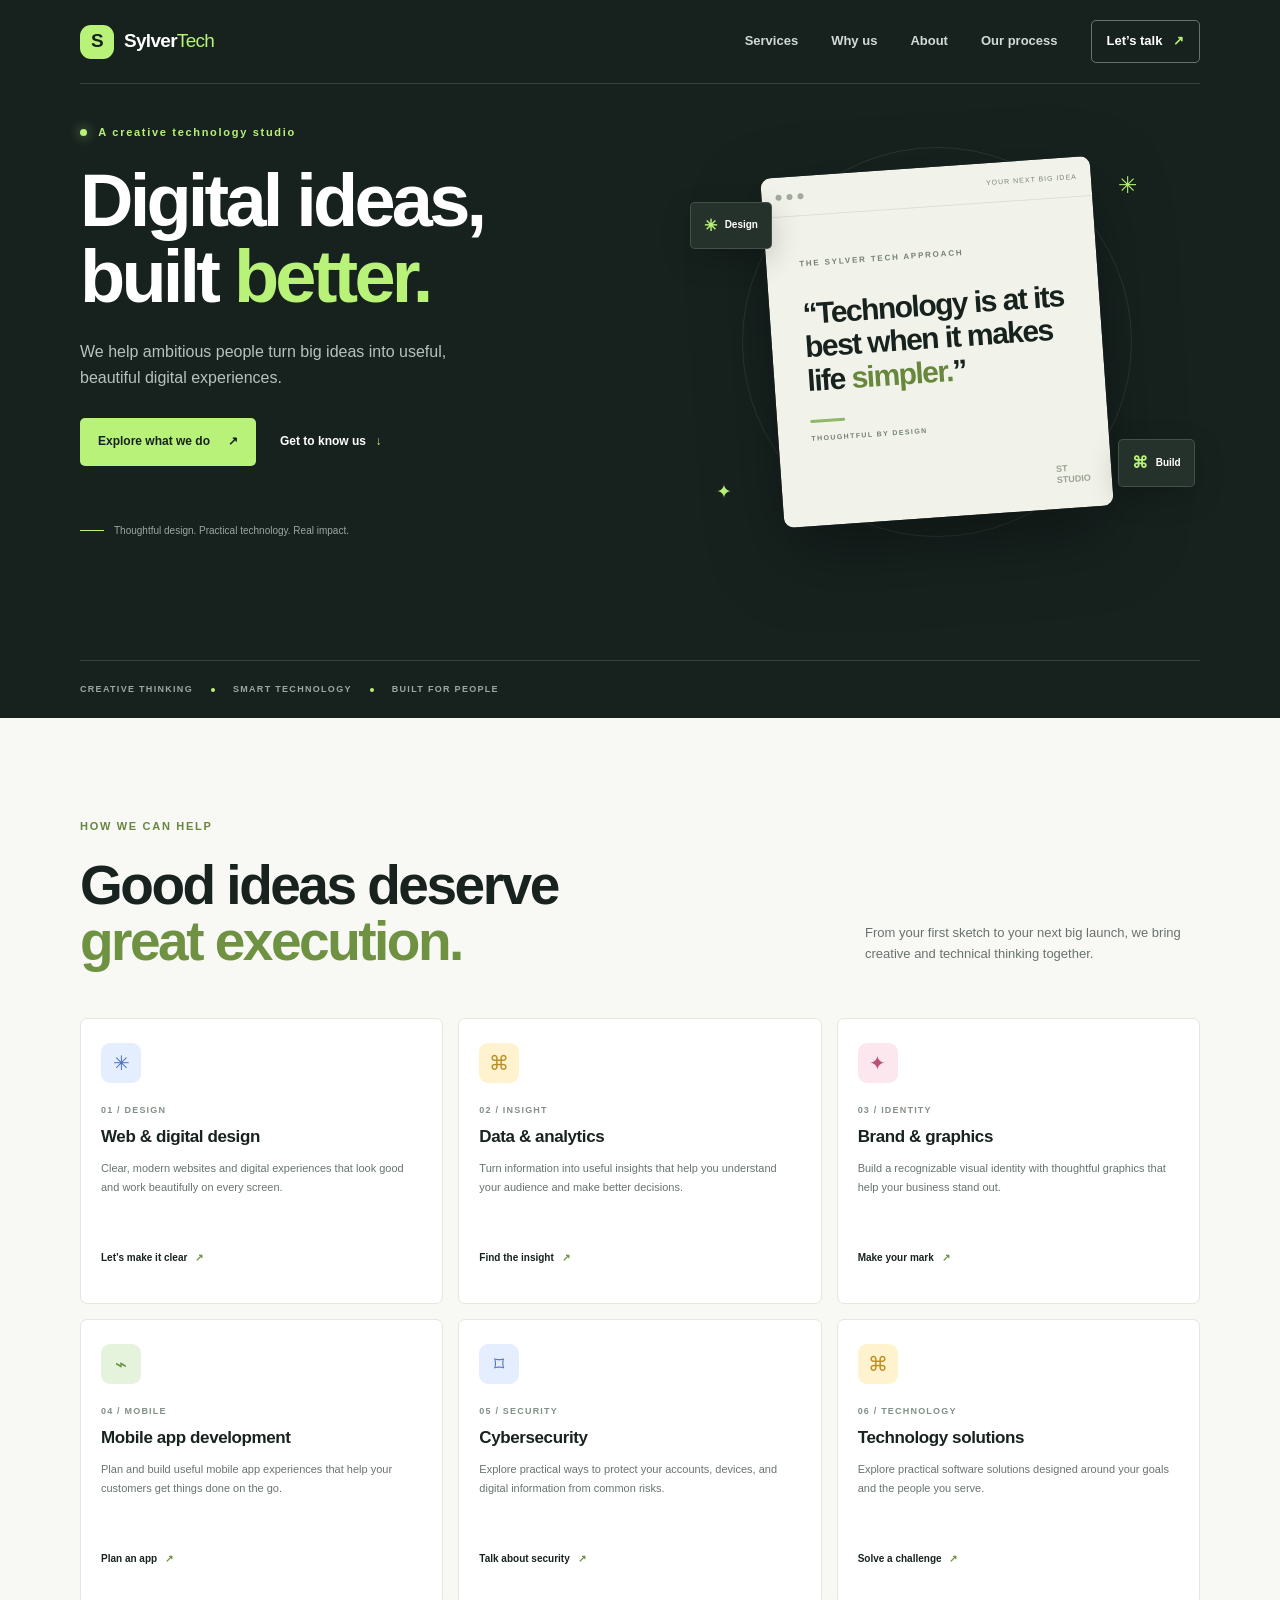
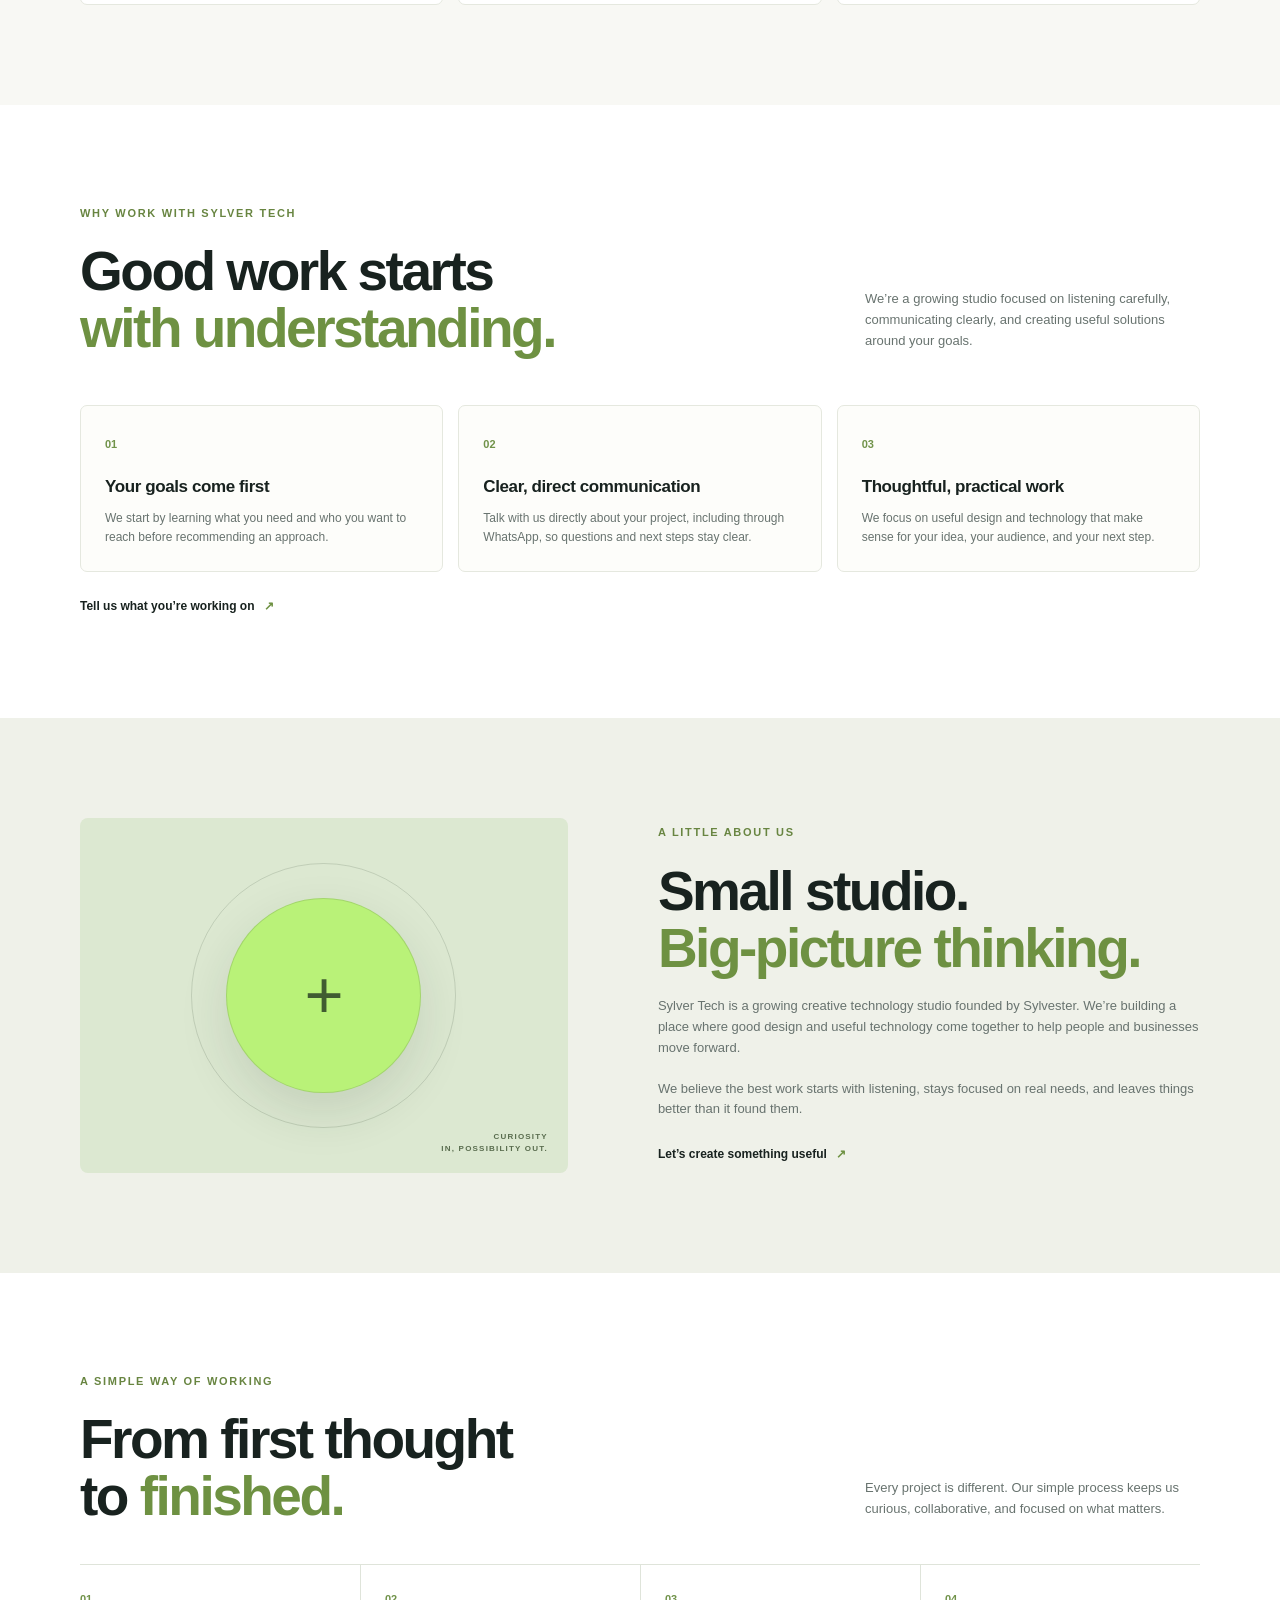
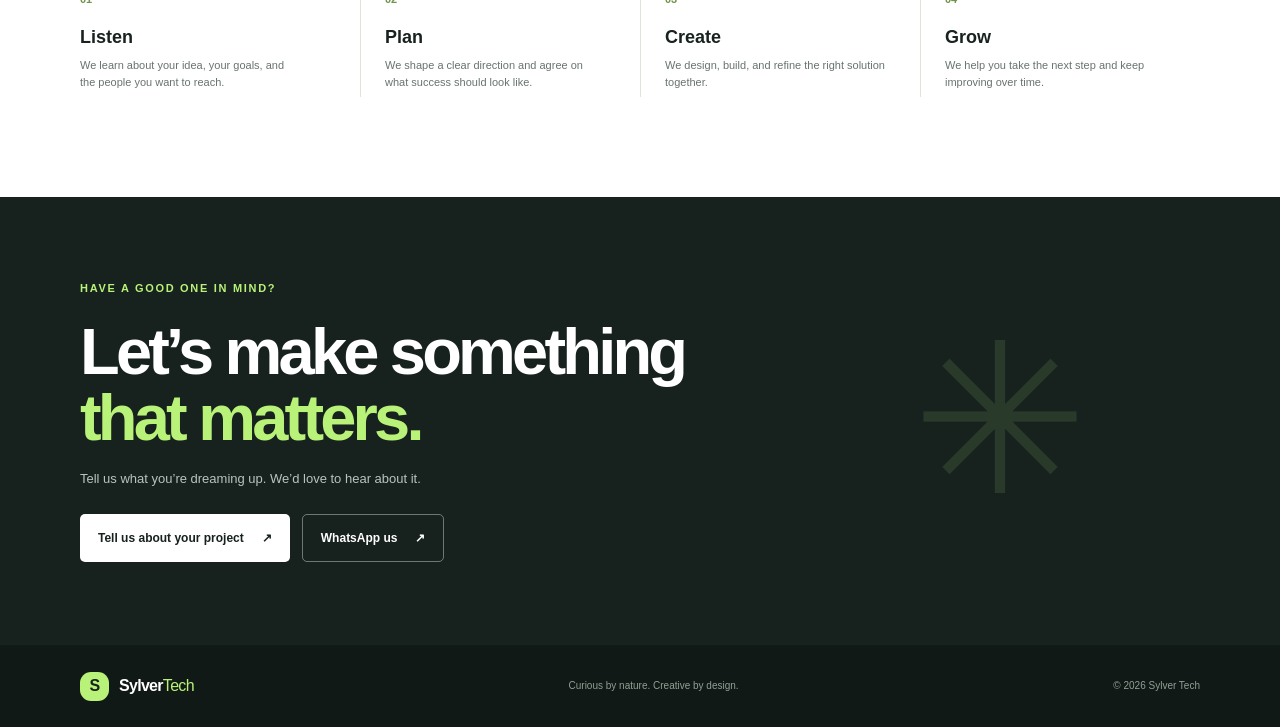
<file: index.html>
<!DOCTYPE html>
<html lang="en">
<head>
    <meta charset="UTF-8">
    <meta name="viewport" content="width=device-width, initial-scale=1.0">
    <meta name="description" content="Sylver Tech creates thoughtful websites, digital designs, and technology solutions for growing businesses.">
    <title>Sylver Tech | Digital ideas, built better</title>
    <link rel="stylesheet" href="style.css">
</head>
<body>
    <header class="site-header">
        <nav class="navigation container" aria-label="Main navigation">
            <a class="brand" href="#home" aria-label="Sylver Tech home">
                <span class="brand-mark" aria-hidden="true">S</span>
                <span>Sylver<span class="brand-light">Tech</span></span>
            </a>
            <div class="nav-links">
                <a href="#services">Services</a>
                <a href="#why-us">Why us</a>
                <a href="#about">About</a>
                <a href="#process">Our process</a>
                <a class="nav-cta" href="request.html">Let’s talk <span aria-hidden="true">↗</span></a>
            </div>
        </nav>
    </header>

    <main>
        <section class="hero" id="home">
            <div class="container hero-layout">
                <div class="hero-copy">
                    <p class="eyebrow"><span class="status-dot"></span> A creative technology studio</p>
                    <h1>Digital ideas,<br>built <span>better.</span></h1>
                    <p class="hero-intro">We help ambitious people turn big ideas into useful, beautiful digital experiences.</p>
                    <div class="hero-actions">
                        <a class="button button-primary" href="#services">Explore what we do <span aria-hidden="true">↗</span></a>
                        <a class="text-link" href="#about">Get to know us <span aria-hidden="true">↓</span></a>
                    </div>
                    <div class="hero-note"><span class="note-line"></span> Thoughtful design. Practical technology. Real impact.</div>
                </div>

                <div class="hero-art" aria-label="A preview of a digital project" role="img">
                    <div class="art-orbit orbit-one"></div>
                    <div class="art-orbit orbit-two"></div>
                    <div class="art-spark spark-one">✳</div>
                    <div class="art-spark spark-two">✦</div>
                    <div class="project-card">
                        <div class="project-top"><span></span><span></span><span></span><small>YOUR NEXT BIG IDEA</small></div>
                        <div class="project-content">
                            <div class="project-label">THE SYLVER TECH APPROACH</div>
                            <blockquote class="project-quote">“Technology is at its best when it makes life <span>simpler.</span>”</blockquote>
                            <div class="quote-rule"></div>
                            <p class="quote-attribution">THOUGHTFUL BY DESIGN</p>
                        </div>
                        <div class="project-stamp">ST<br>STUDIO</div>
                    </div>
                    <div class="floating-tag tag-design"><span>✳</span> Design</div>
                    <div class="floating-tag tag-build"><span>⌘</span> Build</div>
                </div>
            </div>
            <div class="hero-bottom container">
                <span>CREATIVE THINKING</span><span class="bottom-divider"></span>
                <span>SMART TECHNOLOGY</span><span class="bottom-divider"></span>
                <span>BUILT FOR PEOPLE</span>
            </div>
        </section>

        <section class="services section-space" id="services">
            <div class="container">
                <div class="section-heading">
                    <div>
                        <p class="eyebrow eyebrow-dark">HOW WE CAN HELP</p>
                        <h2>Good ideas deserve<br><span>great execution.</span></h2>
                    </div>
                    <p class="section-intro">From your first sketch to your next big launch, we bring creative and technical thinking together.</p>
                </div>
                <div class="service-grid">
                    <article class="service-card">
                        <div class="service-icon icon-blue" aria-hidden="true">✳</div>
                        <p class="service-number">01 / DESIGN</p>
                        <h3>Web &amp; digital design</h3>
                        <p>Clear, modern websites and digital experiences that look good and work beautifully on every screen.</p>
                        <a href="request.html#request-form" aria-label="Ask us about web and digital design">Let’s make it clear <span aria-hidden="true">↗</span></a>
                    </article>
                    <article class="service-card">
                        <div class="service-icon icon-yellow" aria-hidden="true">⌘</div>
                        <p class="service-number">02 / INSIGHT</p>
                        <h3>Data &amp; analytics</h3>
                        <p>Turn information into useful insights that help you understand your audience and make better decisions.</p>
                        <a href="request.html#request-form" aria-label="Ask us about data and analytics">Find the insight <span aria-hidden="true">↗</span></a>
                    </article>
                    <article class="service-card">
                        <div class="service-icon icon-pink" aria-hidden="true">✦</div>
                        <p class="service-number">03 / IDENTITY</p>
                        <h3>Brand &amp; graphics</h3>
                        <p>Build a recognizable visual identity with thoughtful graphics that help your business stand out.</p>
                        <a href="request.html#request-form" aria-label="Ask us about brand and graphics">Make your mark <span aria-hidden="true">↗</span></a>
                    </article>
                    <article class="service-card">
                        <div class="service-icon icon-green" aria-hidden="true">⌁</div>
                        <p class="service-number">04 / MOBILE</p>
                        <h3>Mobile app development</h3>
                        <p>Plan and build useful mobile app experiences that help your customers get things done on the go.</p>
                        <a href="request.html#request-form" aria-label="Ask us about mobile app development">Plan an app <span aria-hidden="true">↗</span></a>
                    </article>
                    <article class="service-card">
                        <div class="service-icon icon-blue" aria-hidden="true">⌑</div>
                        <p class="service-number">05 / SECURITY</p>
                        <h3>Cybersecurity</h3>
                        <p>Explore practical ways to protect your accounts, devices, and digital information from common risks.</p>
                        <a href="request.html#request-form" aria-label="Ask us about cybersecurity">Talk about security <span aria-hidden="true">↗</span></a>
                    </article>
                    <article class="service-card">
                        <div class="service-icon icon-yellow" aria-hidden="true">⌘</div>
                        <p class="service-number">06 / TECHNOLOGY</p>
                        <h3>Technology solutions</h3>
                        <p>Explore practical software solutions designed around your goals and the people you serve.</p>
                        <a href="request.html#request-form" aria-label="Ask us about technology solutions">Solve a challenge <span aria-hidden="true">↗</span></a>
                    </article>
                </div>
            </div>
        </section>

        <section class="why-us section-space" id="why-us">
            <div class="container">
                <div class="section-heading">
                    <div>
                        <p class="eyebrow eyebrow-dark">WHY WORK WITH SYLVER TECH</p>
                        <h2>Good work starts<br><span>with understanding.</span></h2>
                    </div>
                    <p class="section-intro">We’re a growing studio focused on listening carefully, communicating clearly, and creating useful solutions around your goals.</p>
                </div>
                <div class="why-grid">
                    <article class="why-card">
                        <span class="why-number">01</span>
                        <h3>Your goals come first</h3>
                        <p>We start by learning what you need and who you want to reach before recommending an approach.</p>
                    </article>
                    <article class="why-card">
                        <span class="why-number">02</span>
                        <h3>Clear, direct communication</h3>
                        <p>Talk with us directly about your project, including through WhatsApp, so questions and next steps stay clear.</p>
                    </article>
                    <article class="why-card">
                        <span class="why-number">03</span>
                        <h3>Thoughtful, practical work</h3>
                        <p>We focus on useful design and technology that make sense for your idea, your audience, and your next step.</p>
                    </article>
                </div>
                <a class="text-link why-link" href="request.html">Tell us what you’re working on <span aria-hidden="true">↗</span></a>
            </div>
        </section>

        <section class="about section-space" id="about">
            <div class="container about-layout">
                <div class="about-art" aria-hidden="true">
                    <div class="about-circle circle-large"></div>
                    <div class="about-circle circle-small"></div>
                    <div class="about-cross">+</div>
                    <div class="about-caption">CURIOSITY<br>IN, POSSIBILITY OUT.</div>
                </div>
                <div class="about-copy">
                    <p class="eyebrow eyebrow-dark">A LITTLE ABOUT US</p>
                    <h2>Small studio.<br><span>Big-picture thinking.</span></h2>
                    <p>Sylver Tech is a growing creative technology studio founded by Sylvester. We’re building a place where good design and useful technology come together to help people and businesses move forward.</p>
                    <p>We believe the best work starts with listening, stays focused on real needs, and leaves things better than it found them.</p>
                    <a class="text-link dark-link" href="request.html">Let’s create something useful <span aria-hidden="true">↗</span></a>
                </div>
            </div>
        </section>

        <section class="process section-space" id="process">
            <div class="container">
                <div class="section-heading process-heading">
                    <div>
                        <p class="eyebrow eyebrow-dark">A SIMPLE WAY OF WORKING</p>
                        <h2>From first thought<br>to <span>finished.</span></h2>
                    </div>
                    <p class="section-intro">Every project is different. Our simple process keeps us curious, collaborative, and focused on what matters.</p>
                </div>
                <div class="process-grid">
                    <article class="process-step"><span>01</span><h3>Listen</h3><p>We learn about your idea, your goals, and the people you want to reach.</p></article>
                    <article class="process-step"><span>02</span><h3>Plan</h3><p>We shape a clear direction and agree on what success should look like.</p></article>
                    <article class="process-step"><span>03</span><h3>Create</h3><p>We design, build, and refine the right solution together.</p></article>
                    <article class="process-step"><span>04</span><h3>Grow</h3><p>We help you take the next step and keep improving over time.</p></article>
                </div>
            </div>
        </section>

        <section class="contact" id="contact">
            <div class="container contact-inner">
                <p class="eyebrow">HAVE A GOOD ONE IN MIND?</p>
                <h2>Let’s make something<br><span>that matters.</span></h2>
                <p>Tell us what you’re dreaming up. We’d love to hear about it.</p>
                <div class="contact-actions">
                    <a class="button button-light" href="request.html">Tell us about your project <span aria-hidden="true">↗</span></a>
                    <a class="button button-whatsapp" href="https://wa.me/2349160923559" target="_blank" rel="noopener noreferrer">WhatsApp us <span aria-hidden="true">↗</span></a>
                </div>
                <div class="contact-decoration" aria-hidden="true">✳</div>
            </div>
        </section>
    </main>

    <footer class="site-footer">
        <div class="container footer-inner">
            <a class="brand footer-brand" href="#home">
                <span class="brand-mark" aria-hidden="true">S</span>
                <span>Sylver<span class="brand-light">Tech</span></span>
            </a>
            <p>Curious by nature. Creative by design.</p>
            <span>© 2026 Sylver Tech</span>
        </div>
    </footer>
</body>
</html>
</file>
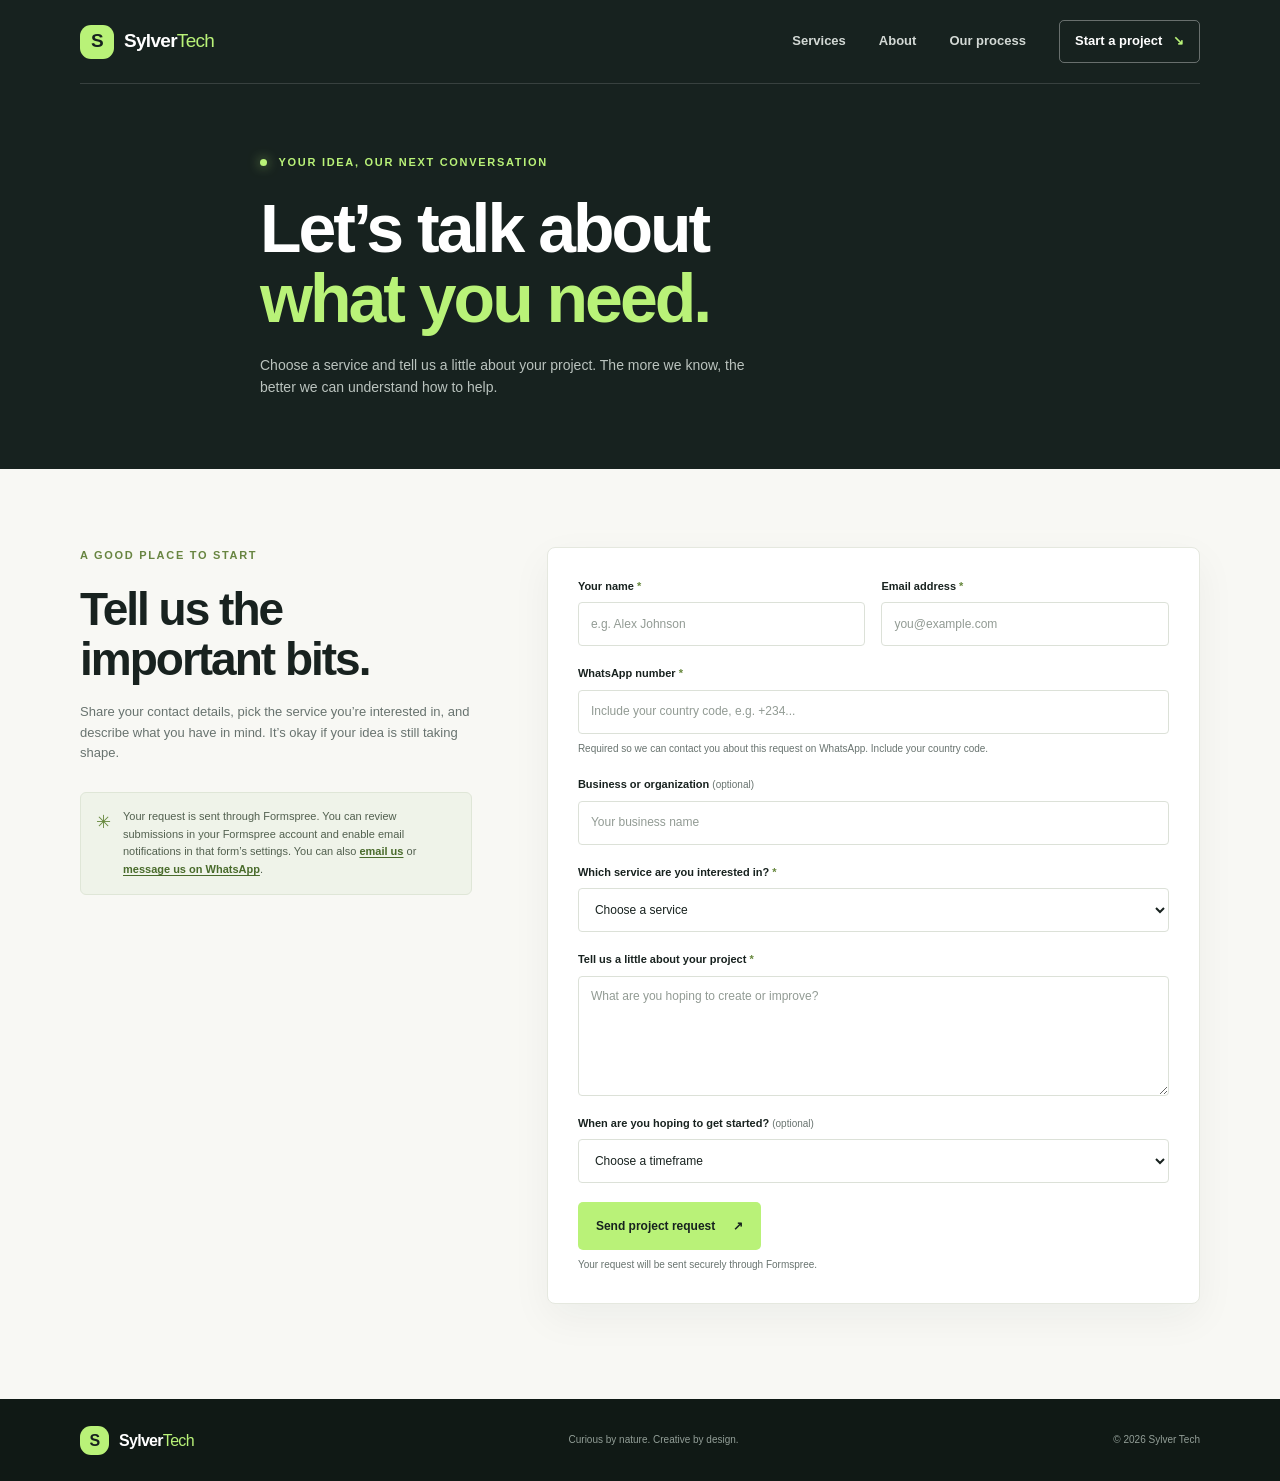
<file: request.html>
<!DOCTYPE html>
<html lang="en">
<head>
    <meta charset="UTF-8">
    <meta name="viewport" content="width=device-width, initial-scale=1.0">
    <meta name="description" content="Tell Sylver Tech about the service you need and the project you have in mind.">
    <title>Start a project | Sylver Tech</title>
    <link rel="stylesheet" href="style.css">
</head>
<body>
    <header class="site-header">
        <nav class="navigation container" aria-label="Main navigation">
            <a class="brand" href="index.html" aria-label="Sylver Tech home">
                <span class="brand-mark" aria-hidden="true">S</span>
                <span>Sylver<span class="brand-light">Tech</span></span>
            </a>
            <div class="nav-links">
                <a href="index.html#services">Services</a>
                <a href="index.html#about">About</a>
                <a href="index.html#process">Our process</a>
                <a class="nav-cta" href="#request-form">Start a project <span aria-hidden="true">↘</span></a>
            </div>
        </nav>
    </header>

    <main>
        <section class="request-intro">
            <div class="container request-intro-content">
                <p class="eyebrow"><span class="status-dot"></span> YOUR IDEA, OUR NEXT CONVERSATION</p>
                <h1>Let’s talk about<br><span>what you need.</span></h1>
                <p>Choose a service and tell us a little about your project. The more we know, the better we can understand how to help.</p>
            </div>
        </section>

        <section class="request-section" id="request-form">
            <div class="container request-layout">
                <div class="request-aside">
                    <p class="eyebrow eyebrow-dark">A GOOD PLACE TO START</p>
                    <h2>Tell us the<br>important bits.</h2>
                    <p>Share your contact details, pick the service you’re interested in, and describe what you have in mind. It’s okay if your idea is still taking shape.</p>
                    <div class="request-note">
                        <span aria-hidden="true">✳</span>
                        <p>Your request is sent through Formspree. You can review submissions in your Formspree account and enable email notifications in that form’s settings. You can also <a href="mailto:ifeanyivalentine0095@gmail.com">email us</a> or <a href="https://wa.me/2349160923559" target="_blank" rel="noopener noreferrer">message us on WhatsApp</a>.</p>
                    </div>
                </div>

                <form class="request-form" id="project-request-form" action="https://formspree.io/f/xvkzyywj" method="POST">
                    <input type="hidden" name="_subject" value="New Sylver Tech project request">
                    <div class="form-row">
                        <div class="form-field">
                            <label for="visitor-name">Your name <span aria-hidden="true">*</span></label>
                            <input id="visitor-name" name="name" type="text" autocomplete="name" placeholder="e.g. Alex Johnson" required>
                        </div>
                        <div class="form-field">
                            <label for="visitor-email">Email address <span aria-hidden="true">*</span></label>
                            <input id="visitor-email" name="_replyto" type="email" autocomplete="email" placeholder="you@example.com" required>
                        </div>
                    </div>

                    <div class="form-field">
                        <label for="visitor-whatsapp">WhatsApp number <span aria-hidden="true">*</span></label>
                        <input id="visitor-whatsapp" name="whatsapp" type="tel" autocomplete="tel" inputmode="tel" placeholder="Include your country code, e.g. +234..." aria-describedby="whatsapp-hint" required>
                        <span class="form-hint" id="whatsapp-hint">Required so we can contact you about this request on WhatsApp. Include your country code.</span>
                    </div>

                    <div class="form-field">
                        <label for="business-name">Business or organization <span class="optional-label">(optional)</span></label>
                        <input id="business-name" name="business" type="text" autocomplete="organization" placeholder="Your business name">
                    </div>

                    <div class="form-field">
                        <label for="service">Which service are you interested in? <span aria-hidden="true">*</span></label>
                        <select id="service" name="service" required>
                            <option value="" selected disabled>Choose a service</option>
                            <option value="web-design">Web &amp; digital design</option>
                            <option value="data-analytics">Data &amp; analytics</option>
                            <option value="brand-graphics">Brand &amp; graphics</option>
                            <option value="mobile-app-development">Mobile app development</option>
                            <option value="cybersecurity">Cybersecurity</option>
                            <option value="technology">Technology solutions</option>
                            <option value="not-sure">I’m not sure yet</option>
                        </select>
                    </div>

                    <div class="form-field">
                        <label for="project-details">Tell us a little about your project <span aria-hidden="true">*</span></label>
                        <textarea id="project-details" name="project-details" rows="5" placeholder="What are you hoping to create or improve?" required></textarea>
                    </div>

                    <div class="form-field">
                        <label for="timeline">When are you hoping to get started? <span class="optional-label">(optional)</span></label>
                        <select id="timeline" name="timeline">
                            <option value="" selected>Choose a timeframe</option>
                            <option value="soon">As soon as possible</option>
                            <option value="month">Within the next month</option>
                            <option value="few-months">In a few months</option>
                            <option value="exploring">I’m just exploring</option>
                        </select>
                    </div>

                    <button class="button form-submit" type="submit" aria-describedby="form-status">Send project request <span aria-hidden="true">↗</span></button>
                    <p class="form-status" id="form-status" role="status" aria-live="polite">Your request will be sent securely through Formspree.</p>
                </form>
            </div>
        </section>
    </main>

    <footer class="site-footer">
        <div class="container footer-inner">
            <a class="brand footer-brand" href="index.html">
                <span class="brand-mark" aria-hidden="true">S</span>
                <span>Sylver<span class="brand-light">Tech</span></span>
            </a>
            <p>Curious by nature. Creative by design.</p>
            <span>© 2026 Sylver Tech</span>
        </div>
    </footer>
    <script src="request.js" defer></script>
</body>
</html>
</file>
<file: style.css>
:root {
    color-scheme: light;
    --ink: #18221f;
    --muted: #68736f;
    --paper: #f8f8f4;
    --green: #b9f278;
    --dark: #17221f;
}

* {
    box-sizing: border-box;
}

html {
    scroll-behavior: smooth;
}

body {
    margin: 0;
    background: var(--paper);
    color: var(--ink);
    font-family: Arial, Helvetica, sans-serif;
    line-height: 1.6;
}

a {
    color: inherit;
    text-decoration: none;
}

a:focus-visible {
    outline: 3px solid #77a942;
    outline-offset: 4px;
}

.container {
    width: min(1120px, calc(100% - 48px));
    margin-inline: auto;
}

.site-header {
    position: absolute;
    z-index: 2;
    top: 0;
    left: 0;
    width: 100%;
    color: #fff;
}

.navigation,
.nav-links,
.brand {
    display: flex;
    align-items: center;
}

.navigation {
    min-height: 84px;
    justify-content: space-between;
    gap: 24px;
    border-bottom: 1px solid rgb(255 255 255 / 14%);
}

.brand {
    gap: 10px;
    font-size: 19px;
    font-weight: 700;
    letter-spacing: -0.7px;
}

.brand-mark {
    display: grid;
    width: 34px;
    height: 34px;
    place-items: center;
    border-radius: 11px;
    background: var(--green);
    color: var(--dark);
    font-size: 19px;
    font-weight: 800;
}

.brand-light {
    color: var(--green);
    font-weight: 400;
}

.nav-links {
    gap: 33px;
    font-size: 13px;
    font-weight: 600;
}

.nav-links > a:not(.nav-cta) {
    color: #d3d9d5;
    transition: color 160ms ease;
}

.nav-links > a:not(.nav-cta):hover {
    color: var(--green);
}

.nav-cta {
    padding: 10px 15px;
    border: 1px solid rgb(255 255 255 / 35%);
    border-radius: 5px;
}

.nav-cta span {
    margin-left: 7px;
    color: var(--green);
}

.hero {
    position: relative;
    overflow: hidden;
    background: var(--dark);
    color: white;
}

.hero-layout {
    display: grid;
    min-height: 660px;
    grid-template-columns: 1fr 0.95fr;
    align-items: center;
    gap: 40px;
    padding-top: 95px;
    padding-bottom: 72px;
}

.hero-copy {
    position: relative;
    z-index: 1;
    padding-bottom: 20px;
}

.eyebrow {
    margin: 0 0 21px;
    color: var(--green);
    font-size: 11px;
    font-weight: 700;
    letter-spacing: 1.7px;
}

.status-dot {
    display: inline-block;
    width: 7px;
    height: 7px;
    margin-right: 7px;
    border-radius: 50%;
    background: var(--green);
    box-shadow: 0 0 12px rgb(185 242 120 / 70%);
}

.hero h1,
.section-heading h2,
.about-copy h2,
.contact h2 {
    margin: 0;
    font-size: clamp(44px, 6vw, 74px);
    line-height: 1.03;
    letter-spacing: -3.8px;
}

.hero h1 span,
.section-heading h2 span,
.about-copy h2 span,
.contact h2 span {
    color: var(--green);
}

.hero-intro {
    max-width: 430px;
    margin: 24px 0 27px;
    color: #b8c1bc;
    font-size: 16px;
}

.hero-actions {
    display: flex;
    align-items: center;
    flex-wrap: wrap;
    gap: 24px;
}

.button {
    display: inline-flex;
    min-height: 48px;
    align-items: center;
    justify-content: center;
    gap: 18px;
    padding: 0 18px;
    border-radius: 5px;
    font-size: 12px;
    font-weight: 700;
    transition: transform 160ms ease, background 160ms ease;
}

.button:hover {
    transform: translateY(-2px);
}

.button-primary {
    background: var(--green);
    color: var(--dark);
}

.button-primary:hover {
    background: #cdf79b;
}

.text-link {
    font-size: 12px;
    font-weight: 700;
}

.text-link span {
    margin-left: 6px;
    color: var(--green);
}

.hero-note {
    display: flex;
    align-items: center;
    gap: 10px;
    margin-top: 57px;
    color: #9ba7a0;
    font-size: 10px;
}

.note-line {
    width: 24px;
    height: 1px;
    background: var(--green);
}

.hero-art {
    position: relative;
    display: grid;
    min-height: 440px;
    place-items: center;
}

.art-orbit {
    position: absolute;
    width: 390px;
    height: 390px;
    border: 1px solid rgb(255 255 255 / 9%);
    border-radius: 50%;
}

.orbit-two {
    width: 310px;
    height: 310px;
    border-color: rgb(185 242 120 / 17%);
}

.project-card {
    position: relative;
    z-index: 1;
    width: min(330px, 80%);
    min-height: 350px;
    overflow: hidden;
    transform: rotate(-4deg);
    border: 1px solid rgb(255 255 255 / 18%);
    border-radius: 10px;
    background: #f1f2e9;
    box-shadow: 0 28px 75px rgb(0 0 0 / 35%);
    color: var(--dark);
}

.project-top {
    display: flex;
    height: 39px;
    align-items: center;
    gap: 5px;
    padding: 0 13px;
    border-bottom: 1px solid #dce0d6;
}

.project-top > span {
    width: 6px;
    height: 6px;
    border-radius: 50%;
    background: #a2aaa0;
}

.project-top small {
    margin-left: auto;
    color: #7a847d;
    font-size: 7px;
    letter-spacing: 1px;
}

.project-content {
    padding: 42px 32px 28px;
}

.project-label {
    color: #758075;
    font-size: 8px;
    font-weight: 700;
    letter-spacing: 1.8px;
}

.project-title {
    margin: 10px 0 20px;
    font-size: 43px;
    font-weight: 700;
    line-height: 0.97;
    letter-spacing: -2.5px;
}

.project-title span {
    color: #66873c;
}

.project-quote {
    margin: 26px 0 20px;
    font-size: 30px;
    font-weight: 700;
    line-height: 1.12;
    letter-spacing: -1.5px;
}

.project-quote span {
    color: #66873c;
}

.quote-rule {
    width: 35px;
    height: 3px;
    margin: 22px 0 10px;
    border-radius: 3px;
    background: #91b76a;
}

.quote-attribution {
    margin: 0;
    color: #758075;
    font-size: 7px;
    font-weight: 700;
    letter-spacing: 1.4px;
}

.project-bar {
    width: 94%;
    height: 4px;
    margin: 8px 0;
    border-radius: 4px;
    background: #d1d7ca;
}

.project-bar.short {
    width: 66%;
}

.project-button {
    display: inline-flex;
    gap: 22px;
    margin-top: 20px;
    padding: 9px 11px;
    background: var(--dark);
    color: white;
    font-size: 7px;
    font-weight: 700;
    letter-spacing: 1px;
}

.project-button span {
    color: var(--green);
}

.project-stamp {
    position: absolute;
    right: 20px;
    bottom: 22px;
    color: #9ba394;
    font-size: 9px;
    font-weight: 700;
    line-height: 1.25;
}

.floating-tag {
    position: absolute;
    z-index: 2;
    display: flex;
    align-items: center;
    gap: 8px;
    padding: 10px 13px;
    border: 1px solid rgb(255 255 255 / 15%);
    border-radius: 5px;
    background: #25312b;
    box-shadow: 0 10px 30px rgb(0 0 0 / 20%);
    font-size: 10px;
    font-weight: 700;
}

.floating-tag span {
    color: var(--green);
    font-size: 16px;
}

.tag-design {
    top: 80px;
    left: 3%;
}

.tag-build {
    right: 1%;
    bottom: 75px;
}

.art-spark {
    position: absolute;
    color: var(--green);
}

.spark-one {
    top: 45px;
    right: 12%;
    font-size: 23px;
}

.spark-two {
    bottom: 54px;
    left: 8%;
    font-size: 19px;
}

.hero-bottom {
    display: flex;
    min-height: 58px;
    align-items: center;
    gap: 18px;
    border-top: 1px solid rgb(255 255 255 / 14%);
    color: #9ba7a0;
    font-size: 9px;
    font-weight: 700;
    letter-spacing: 1.3px;
}

.bottom-divider {
    width: 4px;
    height: 4px;
    border-radius: 50%;
    background: var(--green);
}

.section-space {
    padding-block: 100px;
}

.eyebrow-dark {
    color: #688541;
}

.section-heading {
    display: flex;
    align-items: end;
    justify-content: space-between;
    gap: 35px;
    margin-bottom: 48px;
}

.section-heading h2,
.about-copy h2 {
    font-size: clamp(36px, 4.4vw, 55px);
    letter-spacing: -2.5px;
}

.section-heading h2 span,
.about-copy h2 span {
    color: #6e9142;
}

.section-intro {
    max-width: 335px;
    margin: 0 0 5px;
    color: var(--muted);
    font-size: 13px;
}

.why-us {
    background: #fff;
}

.why-grid {
    display: grid;
    grid-template-columns: repeat(3, 1fr);
    gap: 15px;
}

.why-card {
    padding: 24px;
    border: 1px solid #e5e8df;
    border-radius: 7px;
    background: #fdfdfa;
}

.why-number {
    color: #71934a;
    font-size: 11px;
    font-weight: 700;
}

.why-card h3 {
    margin: 18px 0 8px;
    font-size: 17px;
    letter-spacing: -0.4px;
}

.why-card p {
    margin: 0;
    color: var(--muted);
    font-size: 12px;
}

.why-link {
    display: inline-block;
    margin-top: 25px;
}

.why-link span {
    color: #6e9142;
}

.service-grid {
    display: grid;
    grid-template-columns: repeat(3, 1fr);
    gap: 15px;
}

.service-card {
    min-height: 286px;
    padding: 24px 20px;
    border: 1px solid #e5e8df;
    border-radius: 7px;
    background: #fff;
    transition: transform 180ms ease, box-shadow 180ms ease;
}

.service-card:hover {
    transform: translateY(-5px);
    box-shadow: 0 15px 35px rgb(24 34 31 / 8%);
}

.service-icon {
    display: grid;
    width: 40px;
    height: 40px;
    place-items: center;
    border-radius: 9px;
    font-size: 20px;
}

.icon-blue {
    background: #e4eeff;
    color: #4d72ba;
}

.icon-yellow {
    background: #fff2ce;
    color: #bc8d24;
}

.icon-pink {
    background: #fce7ee;
    color: #ba5274;
}

.icon-green {
    background: #e6f3dc;
    color: #648e3d;
}

.service-number {
    margin: 20px 0 6px;
    color: #829087;
    font-size: 9px;
    font-weight: 700;
    letter-spacing: 1.2px;
}

.service-card h3 {
    margin: 0 0 9px;
    font-size: 17px;
    letter-spacing: -0.4px;
}

.service-card > p:not(.service-number) {
    min-height: 64px;
    margin: 0 0 20px;
    color: var(--muted);
    font-size: 11px;
    line-height: 1.7;
}

.service-card a {
    font-size: 10px;
    font-weight: 700;
}

.service-card a span {
    margin-left: 5px;
    color: #6e9142;
}

.about {
    background: #eff1e9;
}

.about-layout {
    display: grid;
    grid-template-columns: 0.9fr 1fr;
    align-items: center;
    gap: 90px;
}

.about-art {
    position: relative;
    display: grid;
    min-height: 355px;
    overflow: hidden;
    place-items: center;
    border-radius: 8px;
    background: #dce8d1;
}

.about-circle {
    position: absolute;
    border: 1px solid rgb(39 59 39 / 15%);
    border-radius: 50%;
}

.circle-large {
    width: 265px;
    height: 265px;
}

.circle-small {
    width: 195px;
    height: 195px;
    background: var(--green);
    box-shadow: 0 20px 50px rgb(37 53 31 / 12%);
}

.about-cross {
    position: relative;
    z-index: 1;
    color: #405c31;
    font-size: 67px;
    font-weight: 200;
}

.about-caption {
    position: absolute;
    right: 20px;
    bottom: 18px;
    color: #596c4e;
    font-size: 8px;
    font-weight: 700;
    letter-spacing: 1.2px;
    line-height: 1.5;
    text-align: right;
}

.about-copy > p:not(.eyebrow) {
    margin: 20px 0;
    color: var(--muted);
    font-size: 13px;
}

.dark-link {
    display: inline-block;
    margin-top: 5px;
}

.dark-link span {
    color: #6e9142;
}

.process {
    background: #fff;
}

.process-heading {
    margin-bottom: 40px;
}

.process-grid {
    display: grid;
    grid-template-columns: repeat(4, 1fr);
}

.process-step {
    padding: 20px 25px 5px 0;
    border-top: 1px solid #dfe4da;
}

.process-step + .process-step {
    padding-left: 24px;
    border-left: 1px solid #dfe4da;
}

.process-step > span {
    color: #71934a;
    font-size: 11px;
    font-weight: 700;
}

.process-step h3 {
    margin: 12px 0 5px;
    font-size: 18px;
}

.process-step p {
    max-width: 220px;
    margin: 0;
    color: var(--muted);
    font-size: 11px;
}

.contact {
    position: relative;
    overflow: hidden;
    background: var(--dark);
    color: white;
}

.contact-inner {
    position: relative;
    padding-block: 83px;
}

.contact h2 {
    font-size: clamp(40px, 5.3vw, 65px);
}

.contact-inner > p:not(.eyebrow) {
    margin: 17px 0 24px;
    color: #bac3be;
    font-size: 13px;
}

.contact-actions {
    display: flex;
    flex-wrap: wrap;
    gap: 12px;
}

.button-light {
    background: white;
    color: var(--dark);
}

.button-light:hover {
    background: var(--green);
}

.button-whatsapp {
    border: 1px solid rgb(255 255 255 / 38%);
    color: white;
}

.button-whatsapp:hover {
    border-color: var(--green);
    color: var(--green);
}

.contact-decoration {
    position: absolute;
    top: 50%;
    right: 10%;
    transform: translateY(-50%);
    color: rgb(185 242 120 / 12%);
    font-size: 210px;
    line-height: 1;
}

.request-intro {
    background: var(--dark);
    color: white;
    padding: 154px 0 70px;
}

.request-intro-content {
    max-width: 760px;
}

.request-intro h1 {
    margin: 0;
    font-size: clamp(44px, 6vw, 68px);
    line-height: 1.04;
    letter-spacing: -3px;
}

.request-intro h1 span {
    color: var(--green);
}

.request-intro-content > p:last-child {
    max-width: 510px;
    margin: 20px 0 0;
    color: #bac3be;
    font-size: 14px;
}

.request-section {
    padding-block: 78px 95px;
}

.request-layout {
    display: grid;
    grid-template-columns: 0.75fr 1.25fr;
    align-items: start;
    gap: 75px;
}

.request-aside h2 {
    margin: 0;
    font-size: clamp(34px, 4vw, 46px);
    line-height: 1.08;
    letter-spacing: -2px;
}

.request-aside > p:not(.eyebrow) {
    margin: 17px 0;
    color: var(--muted);
    font-size: 13px;
}

.request-note {
    display: flex;
    gap: 12px;
    margin-top: 28px;
    padding: 15px;
    border: 1px solid #dfe6d7;
    border-radius: 6px;
    background: #eff3e9;
}

.request-note > span {
    color: #66873c;
    font-size: 18px;
}

.request-note p {
    margin: 0;
    color: #52604f;
    font-size: 11px;
    overflow-wrap: anywhere;
}

.request-note a {
    color: #496b2b;
    font-weight: 700;
    text-decoration: underline;
    text-underline-offset: 2px;
}

.request-form {
    display: grid;
    gap: 19px;
    padding: 30px;
    border: 1px solid #e5e8df;
    border-radius: 8px;
    background: #fff;
    box-shadow: 0 14px 40px rgb(24 34 31 / 5%);
}

.form-row {
    display: grid;
    grid-template-columns: 1fr 1fr;
    gap: 16px;
}

.form-field {
    display: grid;
    gap: 7px;
}

.form-field label {
    font-size: 11px;
    font-weight: 700;
}

.form-hint {
    color: var(--muted);
    font-size: 10px;
}

.form-field label > span:not(.optional-label) {
    color: #66873c;
}

.optional-label {
    color: var(--muted);
    font-size: 10px;
    font-weight: 400;
}

.form-field input,
.form-field select,
.form-field textarea {
    width: 100%;
    min-height: 44px;
    padding: 10px 12px;
    border: 1px solid #dce1d8;
    border-radius: 4px;
    background: #fff;
    color: var(--ink);
    font: inherit;
    font-size: 12px;
}

.form-field textarea {
    min-height: 120px;
    resize: vertical;
}

.form-field input::placeholder,
.form-field textarea::placeholder {
    color: #929b94;
}

.form-field input:focus,
.form-field select:focus,
.form-field textarea:focus {
    border-color: #779b4d;
    outline: 3px solid rgb(119 155 77 / 18%);
}

.form-submit {
    width: fit-content;
    border: 0;
    background: var(--green);
    color: var(--dark);
    cursor: pointer;
}

.form-submit:hover {
    background: #cdf79b;
}

.form-submit:disabled {
    background: #e0e5dc;
    color: #667067;
    cursor: not-allowed;
}

.form-status {
    margin: -12px 0 0;
    color: #68736f;
    font-size: 10px;
}

.form-status.is-success {
    color: #456d2b;
}

.form-status.is-error {
    color: #a43838;
}

.site-footer {
    background: #101915;
    color: white;
}

.footer-inner {
    display: flex;
    min-height: 82px;
    align-items: center;
    justify-content: space-between;
    gap: 20px;
}

.footer-brand {
    font-size: 16px;
}

.footer-brand .brand-mark {
    width: 29px;
    height: 29px;
    font-size: 16px;
}

.footer-inner p,
.footer-inner > span {
    margin: 0;
    color: #929e97;
    font-size: 10px;
}

@media (max-width: 900px) {
    .hero-layout {
        min-height: 590px;
        grid-template-columns: 1fr 0.85fr;
        gap: 15px;
    }

    .hero-art {
        transform: scale(0.9);
    }

    .service-grid {
        grid-template-columns: repeat(2, 1fr);
    }

    .service-card {
        min-height: 260px;
    }

    .about-layout {
        gap: 45px;
    }

    .why-grid {
        grid-template-columns: 1fr;
    }

    .request-layout {
        grid-template-columns: 1fr 1.4fr;
        gap: 35px;
    }
}

@media (max-width: 650px) {
    .container {
        width: min(100% - 36px, 500px);
    }

    .navigation {
        min-height: 72px;
        flex-wrap: wrap;
        padding-block: 12px;
    }

    .nav-links {
        flex-basis: 100%;
        justify-content: space-between;
        gap: 8px;
        font-size: 10px;
    }

    .nav-links > a:not(.nav-cta) {
        display: block;
    }

    .nav-cta {
        padding: 5px 7px;
    }

    .hero-layout {
        min-height: auto;
        grid-template-columns: 1fr;
        gap: 0;
        padding-top: 140px;
        padding-bottom: 30px;
    }

    .hero h1 {
        font-size: clamp(49px, 13vw, 68px);
        letter-spacing: -3px;
    }

    .hero-intro {
        max-width: 360px;
    }

    .hero-note {
        margin-top: 34px;
    }

    .hero-art {
        min-height: 360px;
        margin-top: 15px;
        transform: scale(0.85);
    }

    .tag-design {
        left: 0;
    }

    .tag-build {
        right: 0;
    }

    .hero-bottom {
        min-height: 51px;
        justify-content: center;
        gap: 9px;
        font-size: 7px;
        letter-spacing: 0.7px;
    }

    .section-space {
        padding-block: 70px;
    }

    .section-heading {
        display: block;
        margin-bottom: 30px;
    }

    .section-heading h2,
    .about-copy h2 {
        font-size: clamp(37px, 10vw, 48px);
        letter-spacing: -2px;
    }

    .section-intro {
        margin-top: 18px;
    }

    .why-card {
        padding: 21px;
    }

    .service-grid {
        grid-template-columns: 1fr;
        gap: 11px;
    }

    .service-card {
        min-height: 0;
        padding: 22px;
    }

    .service-card > p:not(.service-number) {
        min-height: 0;
    }

    .about-layout {
        grid-template-columns: 1fr;
        gap: 35px;
    }

    .request-intro {
        padding: 150px 0 55px;
    }

    .request-intro h1 {
        font-size: clamp(43px, 11vw, 58px);
        letter-spacing: -2px;
    }

    .request-section {
        padding-block: 55px 70px;
    }

    .request-layout {
        grid-template-columns: 1fr;
        gap: 28px;
    }

    .request-form {
        padding: 22px 18px;
    }

    .form-row {
        grid-template-columns: 1fr;
        gap: 19px;
    }

    .about-art {
        min-height: 280px;
    }

    .circle-large {
        width: 220px;
        height: 220px;
    }

    .circle-small {
        width: 165px;
        height: 165px;
    }

    .process-grid {
        grid-template-columns: repeat(2, 1fr);
        row-gap: 25px;
    }

    .process-step {
        padding: 18px 14px 0 0;
    }

    .process-step + .process-step {
        padding-left: 14px;
    }

    .process-step:nth-child(3) {
        padding-left: 0;
        border-left: 0;
    }

    .contact-inner {
        padding-block: 68px;
    }

    .contact-actions {
        align-items: flex-start;
        flex-direction: column;
    }

    .contact h2 {
        font-size: clamp(42px, 11vw, 58px);
        letter-spacing: -2px;
    }

    .contact-decoration {
        top: auto;
        right: -30px;
        bottom: 0;
        transform: none;
        font-size: 130px;
    }

    .footer-inner {
        min-height: 110px;
        flex-wrap: wrap;
        justify-content: center;
        gap: 8px 20px;
        padding-block: 18px;
    }

    .footer-inner p {
        order: 1;
        width: 100%;
        text-align: center;
    }
}

@media (prefers-reduced-motion: reduce) {
    *,
    *::before,
    *::after {
        scroll-behavior: auto !important;
        transition-duration: 0.01ms !important;
    }
}
</file>
